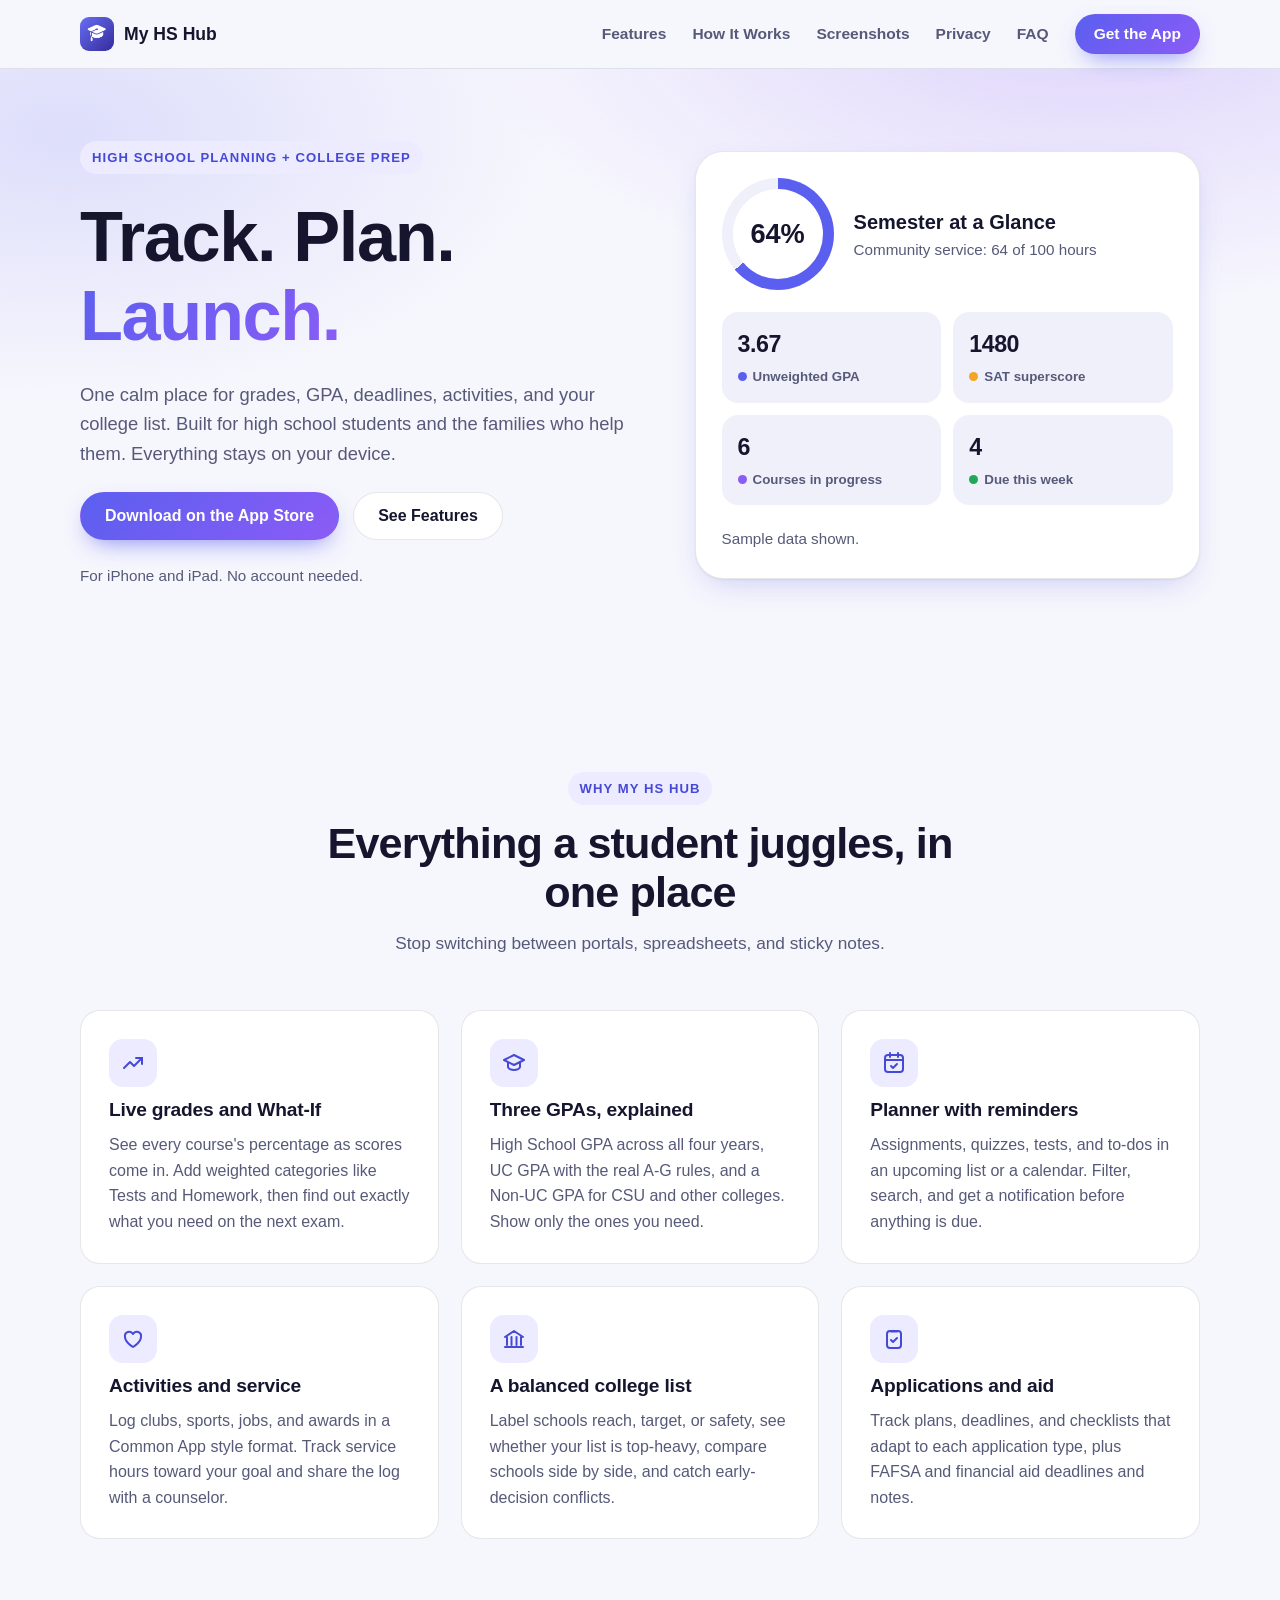
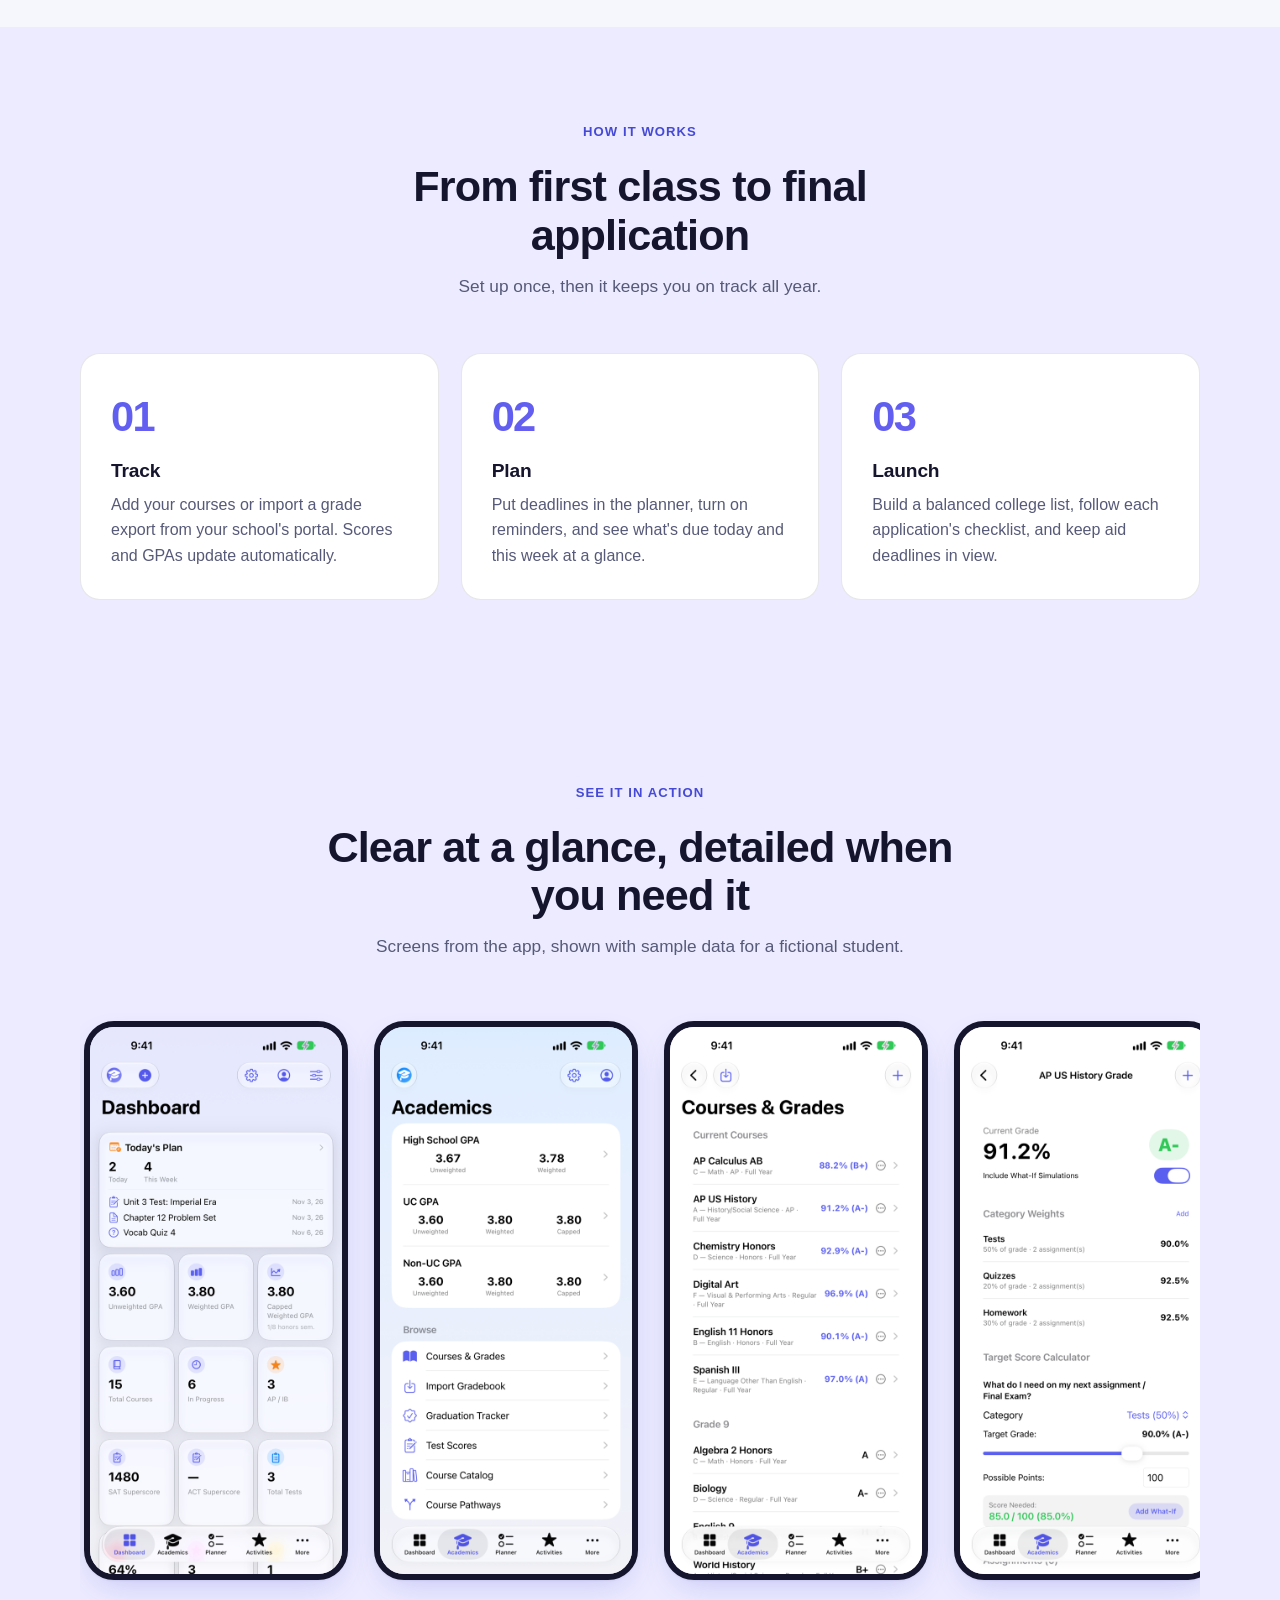
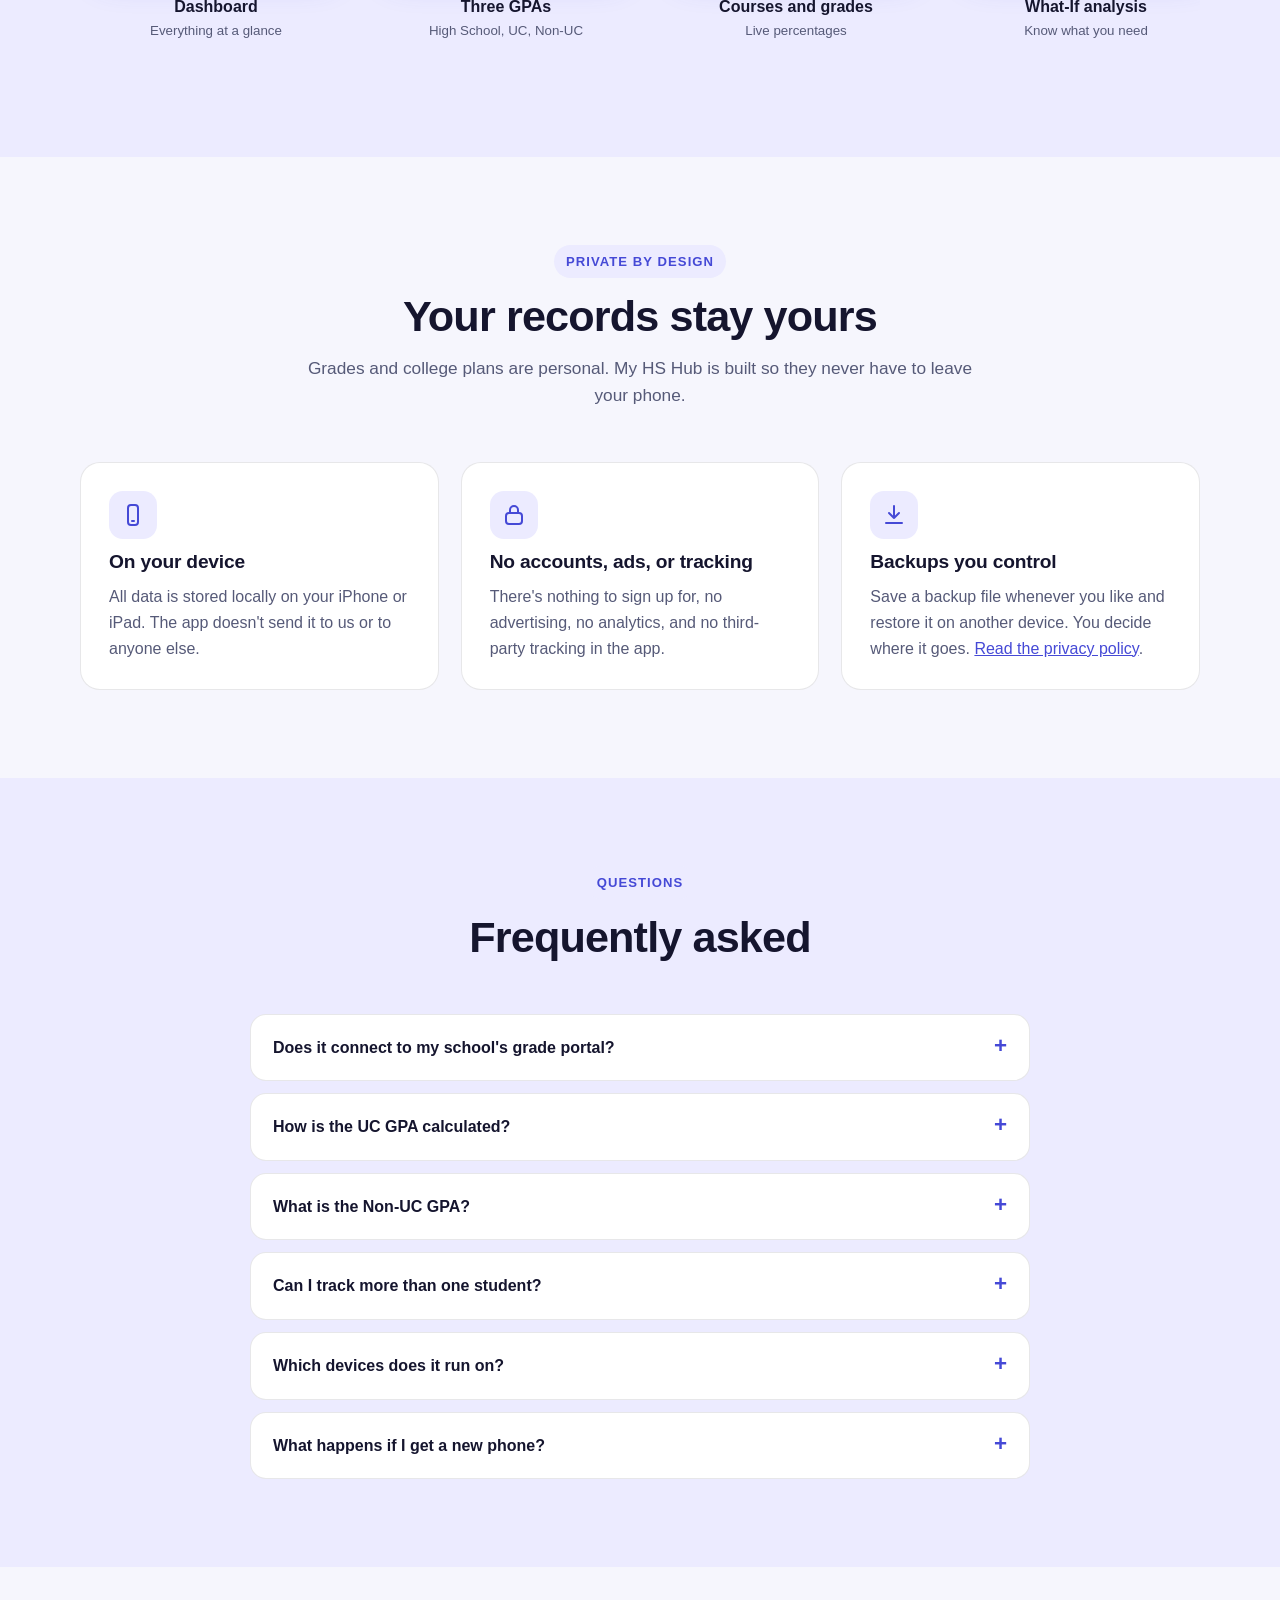
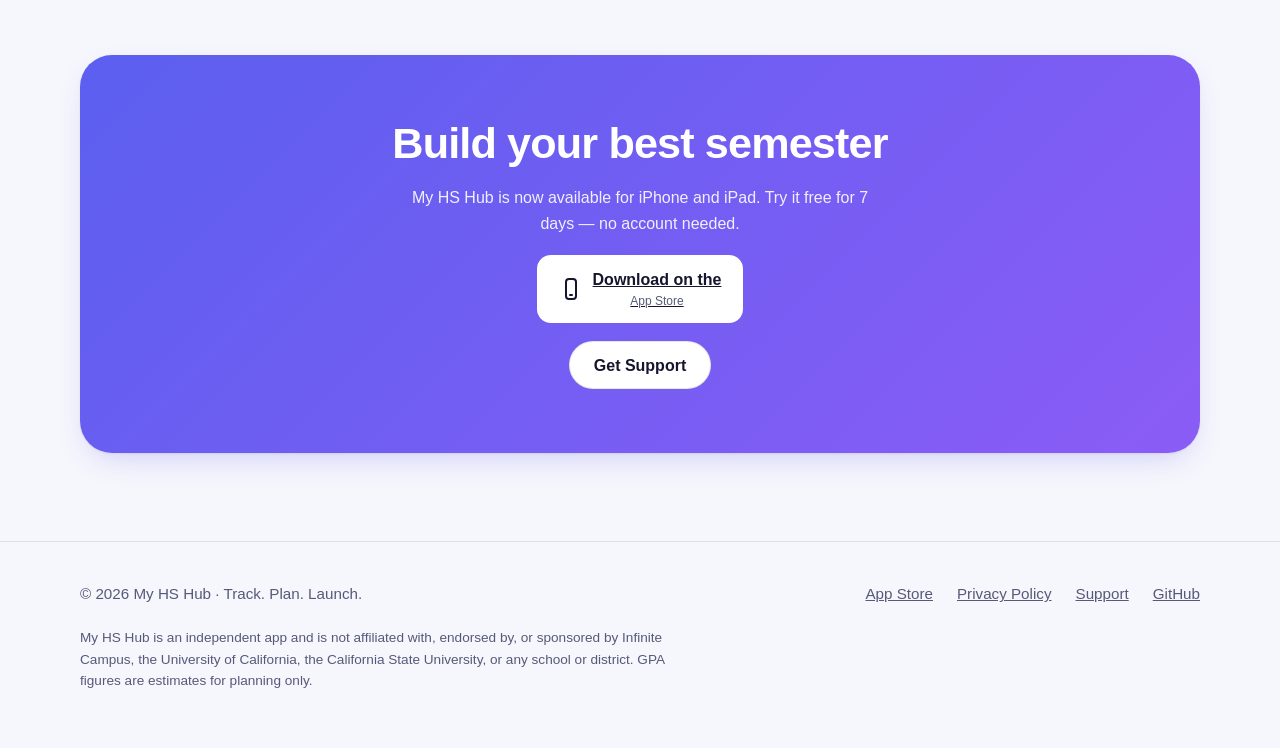
<file: docs/index.html>
<!doctype html>
<html lang="en">
<head>
  <meta charset="utf-8">
  <meta name="viewport" content="width=device-width, initial-scale=1">
  <title>My HS Hub: Grades, GPA, Planner and College Prep for High School</title>
  <meta name="description" content="My HS Hub keeps high school students organized: live grades, UC and non-UC GPA, a planner with reminders, activities, service hours, and a balanced college list. Private and on-device.">
  <meta name="theme-color" content="#5b5fef">
  <meta name="apple-itunes-app" content="app-id=6830529088">
  <meta property="og:title" content="My HS Hub: Track. Plan. Launch.">
  <meta property="og:description" content="Grades, GPA, planner, activities, and college prep in one private app for high school students.">
  <meta property="og:type" content="website">
  <meta property="og:image" content="https://jpad5.github.io/myhshub/assets/img/icon-512.png">
  <link rel="icon" type="image/png" href="assets/img/favicon.png">
  <link rel="apple-touch-icon" href="assets/img/apple-touch-icon.png">
  <link rel="stylesheet" href="assets/css/style.css">
  <style>
    .i { width: 24px; height: 24px; fill: none; stroke: currentColor; stroke-width: 2; stroke-linecap: round; stroke-linejoin: round; }
    .icon { color: var(--primary-strong); }
  </style>
</head>
<body id="top">
  <a class="skip-link" href="#main">Skip to content</a>

  <svg width="0" height="0" style="position:absolute" aria-hidden="true" focusable="false">
    <defs>
      <symbol id="i-chart" viewBox="0 0 24 24"><polyline points="3 17 9 11 13 15 21 7"/><polyline points="15 7 21 7 21 13"/></symbol>
      <symbol id="i-cap" viewBox="0 0 24 24"><path d="M2 9l10-5 10 5-10 5z"/><path d="M6 11.5V16c0 1.5 3 3 6 3s6-1.5 6-3v-4.5"/></symbol>
      <symbol id="i-cal" viewBox="0 0 24 24"><rect x="3" y="4" width="18" height="17" rx="3"/><path d="M3 9h18M8 2v4M16 2v4M9 15l2 2 4-4"/></symbol>
      <symbol id="i-heart" viewBox="0 0 24 24"><path d="M12 20s-8-4.6-8-10.2A4.3 4.3 0 0 1 12 7a4.3 4.3 0 0 1 8 2.8C20 15.4 12 20 12 20z"/></symbol>
      <symbol id="i-bank" viewBox="0 0 24 24"><path d="M3 10l9-6 9 6M5 10v8M9.5 10v8M14.5 10v8M19 10v8M3 20h18"/></symbol>
      <symbol id="i-clip" viewBox="0 0 24 24"><rect x="5" y="4" width="14" height="17" rx="3"/><path d="M9 4.5h6M9 13l2 2 4-4"/></symbol>
      <symbol id="i-lock" viewBox="0 0 24 24"><rect x="4" y="10" width="16" height="11" rx="3"/><path d="M8 10V7a4 4 0 0 1 8 0v3"/></symbol>
      <symbol id="i-phone" viewBox="0 0 24 24"><rect x="7" y="2" width="10" height="20" rx="3"/><path d="M11 18h2"/></symbol>
      <symbol id="i-save" viewBox="0 0 24 24"><path d="M12 3v12M7 10l5 5 5-5M4 20h16"/></symbol>
    </defs>
  </svg>

  <header class="site-header">
    <div class="container nav">
      <a class="brand" href="#top"><img src="assets/img/icon-512.png" alt="" width="34" height="34"> My HS Hub</a>
      <nav class="nav-links" aria-label="Primary">
        <a href="#features">Features</a>
        <a href="#how">How It Works</a>
        <a href="#screens">Screenshots</a>
        <a href="#privacy">Privacy</a>
        <a href="#faq">FAQ</a>
        <a class="btn btn-primary btn-sm" href="https://apps.apple.com/us/app/myhighschoolhub/id6830529088" target="_blank" rel="noopener">Get the App</a>
      </nav>
      <details class="menu">
        <summary>Menu</summary>
        <div class="menu-panel">
          <a href="#features">Features</a>
          <a href="#how">How It Works</a>
          <a href="#screens">Screenshots</a>
          <a href="#privacy">Privacy</a>
          <a href="#faq">FAQ</a>
          <a href="https://apps.apple.com/us/app/myhighschoolhub/id6830529088" target="_blank" rel="noopener">Get the App</a>
        </div>
      </details>
    </div>
  </header>

  <main id="main">
    <section class="hero">
      <div class="container hero-grid">
        <div class="hero-copy">
          <span class="eyebrow">High school planning + college prep</span>
          <h1>Track. Plan.<br><span class="gradient-text">Launch.</span></h1>
          <p class="lede">One calm place for grades, GPA, deadlines, activities, and your college list. Built for high school students and the families who help them. Everything stays on your device.</p>
          <div class="cta-row">
            <a class="btn btn-primary" href="https://apps.apple.com/us/app/myhighschoolhub/id6830529088" target="_blank" rel="noopener">Download on the App Store</a>
            <a class="btn btn-ghost" href="#features">See Features</a>
          </div>
          <p class="hero-note">For iPhone and iPad. No account needed.</p>
        </div>

        <aside class="glance" aria-label="Example of the dashboard, using sample data">
          <div class="glance-top">
            <div class="ring" style="--p:64" role="img" aria-label="64 percent of the service hour goal"><span>64%</span></div>
            <div>
              <div class="glance-title">Semester at a Glance</div>
              <div class="glance-sub">Community service: 64 of 100 hours</div>
            </div>
          </div>
          <div class="tiles">
            <div class="tile"><b>3.67</b><small><span class="dot" style="background:var(--primary)"></span>Unweighted GPA</small></div>
            <div class="tile"><b>1480</b><small><span class="dot" style="background:var(--accent)"></span>SAT superscore</small></div>
            <div class="tile"><b>6</b><small><span class="dot" style="background:var(--violet)"></span>Courses in progress</small></div>
            <div class="tile"><b>4</b><small><span class="dot" style="background:var(--good)"></span>Due this week</small></div>
          </div>
          <p class="glance-sub">Sample data shown.</p>
        </aside>
      </div>
    </section>

    <section id="features">
      <div class="container">
        <div class="section-head">
          <span class="eyebrow">Why My HS Hub</span>
          <h2>Everything a student juggles, in one place</h2>
          <p>Stop switching between portals, spreadsheets, and sticky notes.</p>
        </div>
        <div class="grid-3">
          <article class="card">
            <div class="icon"><svg class="i" aria-hidden="true"><use href="#i-chart"/></svg></div>
            <h3>Live grades and What-If</h3>
            <p>See every course's percentage as scores come in. Add weighted categories like Tests and Homework, then find out exactly what you need on the next exam.</p>
          </article>
          <article class="card">
            <div class="icon"><svg class="i" aria-hidden="true"><use href="#i-cap"/></svg></div>
            <h3>Three GPAs, explained</h3>
            <p>High School GPA across all four years, UC GPA with the real A-G rules, and a Non-UC GPA for CSU and other colleges. Show only the ones you need.</p>
          </article>
          <article class="card">
            <div class="icon"><svg class="i" aria-hidden="true"><use href="#i-cal"/></svg></div>
            <h3>Planner with reminders</h3>
            <p>Assignments, quizzes, tests, and to-dos in an upcoming list or a calendar. Filter, search, and get a notification before anything is due.</p>
          </article>
          <article class="card">
            <div class="icon"><svg class="i" aria-hidden="true"><use href="#i-heart"/></svg></div>
            <h3>Activities and service</h3>
            <p>Log clubs, sports, jobs, and awards in a Common App style format. Track service hours toward your goal and share the log with a counselor.</p>
          </article>
          <article class="card">
            <div class="icon"><svg class="i" aria-hidden="true"><use href="#i-bank"/></svg></div>
            <h3>A balanced college list</h3>
            <p>Label schools reach, target, or safety, see whether your list is top-heavy, compare schools side by side, and catch early-decision conflicts.</p>
          </article>
          <article class="card">
            <div class="icon"><svg class="i" aria-hidden="true"><use href="#i-clip"/></svg></div>
            <h3>Applications and aid</h3>
            <p>Track plans, deadlines, and checklists that adapt to each application type, plus FAFSA and financial aid deadlines and notes.</p>
          </article>
        </div>
      </div>
    </section>

    <section id="how" style="background:var(--bg-tint)">
      <div class="container">
        <div class="section-head">
          <span class="eyebrow">How it works</span>
          <h2>From first class to final application</h2>
          <p>Set up once, then it keeps you on track all year.</p>
        </div>
        <div class="steps">
          <div class="step"><span class="num">01</span><h3>Track</h3><p>Add your courses or import a grade export from your school's portal. Scores and GPAs update automatically.</p></div>
          <div class="step"><span class="num">02</span><h3>Plan</h3><p>Put deadlines in the planner, turn on reminders, and see what's due today and this week at a glance.</p></div>
          <div class="step"><span class="num">03</span><h3>Launch</h3><p>Build a balanced college list, follow each application's checklist, and keep aid deadlines in view.</p></div>
        </div>
      </div>
    </section>

    <section id="screens" class="shots-wrap">
      <div class="container">
        <div class="section-head">
          <span class="eyebrow">See it in action</span>
          <h2>Clear at a glance, detailed when you need it</h2>
          <p>Screens from the app, shown with sample data for a fictional student.</p>
        </div>
      </div>
      <div class="container">
        <div class="shots" tabindex="0" role="region" aria-label="App screenshots, scroll sideways">
          <figure class="shot"><img src="assets/img/01-dashboard.png" width="600" height="1303" alt="Dashboard with Today's Plan, GPA tiles, and course statistics" loading="lazy"><figcaption>Dashboard<small>Everything at a glance</small></figcaption></figure>
          <figure class="shot"><img src="assets/img/02-gpa.png" width="600" height="1303" alt="Academics screen showing High School, UC, and Non-UC GPA cards" loading="lazy"><figcaption>Three GPAs<small>High School, UC, Non-UC</small></figcaption></figure>
          <figure class="shot"><img src="assets/img/03-courses.png" width="600" height="1303" alt="List of current courses with live grade percentages" loading="lazy"><figcaption>Courses and grades<small>Live percentages</small></figcaption></figure>
          <figure class="shot"><img src="assets/img/04-course-detail.png" width="600" height="1303" alt="Course grade with category weights and a target score calculator" loading="lazy"><figcaption>What-If analysis<small>Know what you need</small></figcaption></figure>
          <figure class="shot"><img src="assets/img/05-planner.png" width="600" height="1303" alt="Planner with filter chips and items due today and this week" loading="lazy"><figcaption>Planner<small>Filters and reminders</small></figcaption></figure>
          <figure class="shot"><img src="assets/img/06-service.png" width="600" height="1303" alt="Community service log with a progress ring toward the hours goal" loading="lazy"><figcaption>Service hours<small>Progress toward your goal</small></figcaption></figure>
        </div>
      </div>
    </section>

    <section id="privacy">
      <div class="container">
        <div class="section-head">
          <span class="eyebrow">Private by design</span>
          <h2>Your records stay yours</h2>
          <p>Grades and college plans are personal. My HS Hub is built so they never have to leave your phone.</p>
        </div>
        <div class="private-grid">
          <article class="card">
            <div class="icon"><svg class="i" aria-hidden="true"><use href="#i-phone"/></svg></div>
            <h3>On your device</h3>
            <p>All data is stored locally on your iPhone or iPad. The app doesn't send it to us or to anyone else.</p>
          </article>
          <article class="card">
            <div class="icon"><svg class="i" aria-hidden="true"><use href="#i-lock"/></svg></div>
            <h3>No accounts, ads, or tracking</h3>
            <p>There's nothing to sign up for, no advertising, no analytics, and no third-party tracking in the app.</p>
          </article>
          <article class="card">
            <div class="icon"><svg class="i" aria-hidden="true"><use href="#i-save"/></svg></div>
            <h3>Backups you control</h3>
            <p>Save a backup file whenever you like and restore it on another device. You decide where it goes. <a href="privacy.html">Read the privacy policy</a>.</p>
          </article>
        </div>
      </div>
    </section>

    <section id="faq" style="background:var(--bg-tint)">
      <div class="container">
        <div class="section-head">
          <span class="eyebrow">Questions</span>
          <h2>Frequently asked</h2>
        </div>
        <div class="faq">
          <details>
            <summary>Does it connect to my school's grade portal?</summary>
            <p>No. You export your grades from your school's portal yourself (most offer a CSV export) and import the file. Your portal login never touches the app. My HS Hub is independent and is not affiliated with Infinite Campus or any school or district.</p>
          </details>
          <details>
            <summary>How is the UC GPA calculated?</summary>
            <p>It follows the University of California's published method: A-G courses from the summer after 9th grade through the summer after 11th grade, plus/minus ignored, and honors points capped at 8 semesters. Treat the numbers as estimates and always confirm with your counselor and the colleges you apply to.</p>
          </details>
          <details>
            <summary>What is the Non-UC GPA?</summary>
            <p>It uses the same grades and course window with the broader honors-course eligibility that CSU and many other colleges apply, so you can compare it with your UC number.</p>
          </details>
          <details>
            <summary>Can I track more than one student?</summary>
            <p>Yes. Each student gets a separate profile with their own courses, activities, and college plans, and you can switch between profiles at any time.</p>
          </details>
          <details>
            <summary>Which devices does it run on?</summary>
            <p>iPhone and iPad.</p>
          </details>
          <details>
            <summary>What happens if I get a new phone?</summary>
            <p>Save a backup file from Settings, move it to your new device with AirDrop or Files, and restore it from Settings. Your data comes with you.</p>
          </details>
        </div>
      </div>
    </section>

    <section id="download" class="cta-band" style="padding-top:88px">
      <div class="container">
        <div class="cta-inner">
          <h2>Build your best semester</h2>
          <p>My HS Hub is now available for iPhone and iPad. Try it free for 7 days — no account needed.</p>
          <a class="badge-soon" href="https://apps.apple.com/us/app/myhighschoolhub/id6830529088" target="_blank" rel="noopener"><svg class="i" width="22" height="22" aria-hidden="true"><use href="#i-phone"/></svg><span>Download on the<small>App Store</small></span></a>
          <a class="btn btn-ghost" href="support.html">Get Support</a>
        </div>
      </div>
    </section>
  </main>

  <footer class="site-footer">
    <div class="container">
      <div class="footer-row">
        <span>&copy; 2026 My HS Hub &middot; Track. Plan. Launch.</span>
        <nav class="footer-links" aria-label="Footer">
          <a href="https://apps.apple.com/us/app/myhighschoolhub/id6830529088" target="_blank" rel="noopener">App Store</a>
          <a href="privacy.html">Privacy Policy</a>
          <a href="support.html">Support</a>
          <a href="https://github.com/jpad5/myhshub">GitHub</a>
        </nav>
      </div>
      <p class="fine">My HS Hub is an independent app and is not affiliated with, endorsed by, or sponsored by Infinite Campus, the University of California, the California State University, or any school or district. GPA figures are estimates for planning only.</p>
    </div>
  </footer>
</body>
</html>
</file>
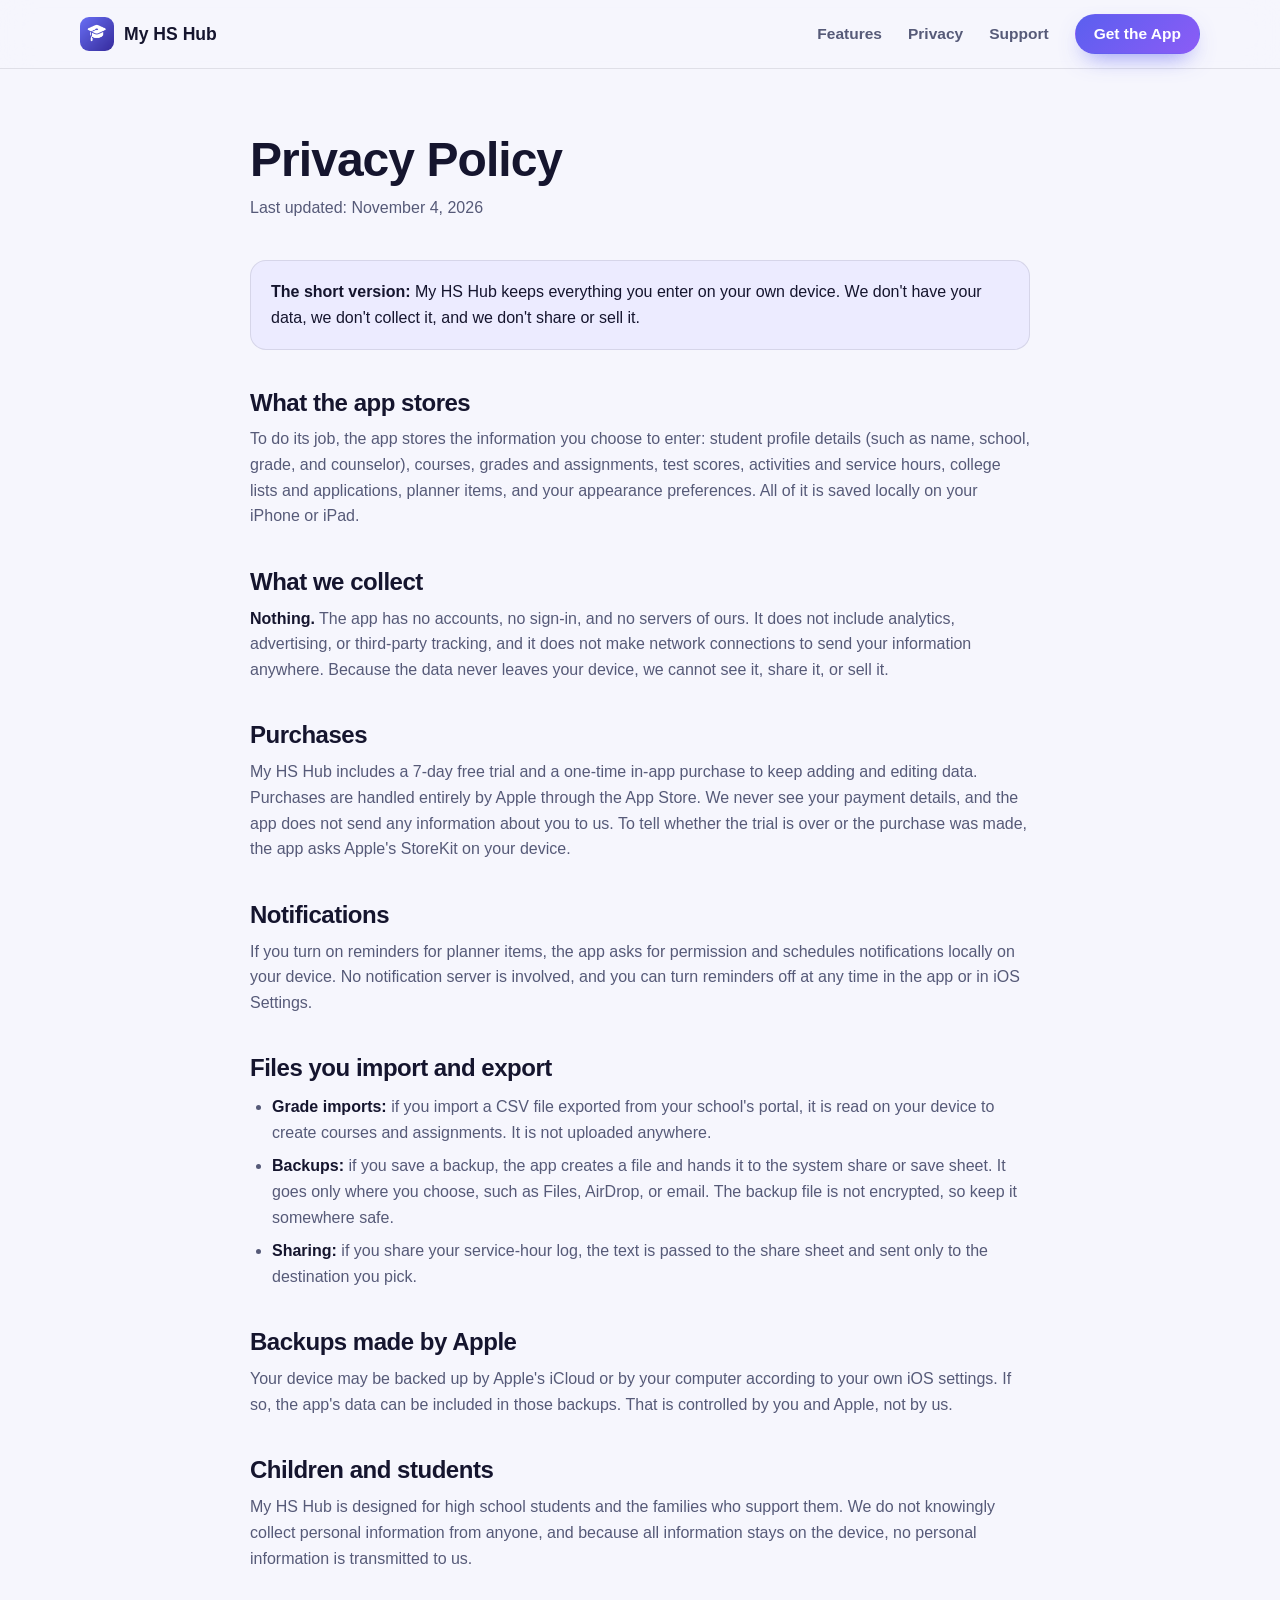
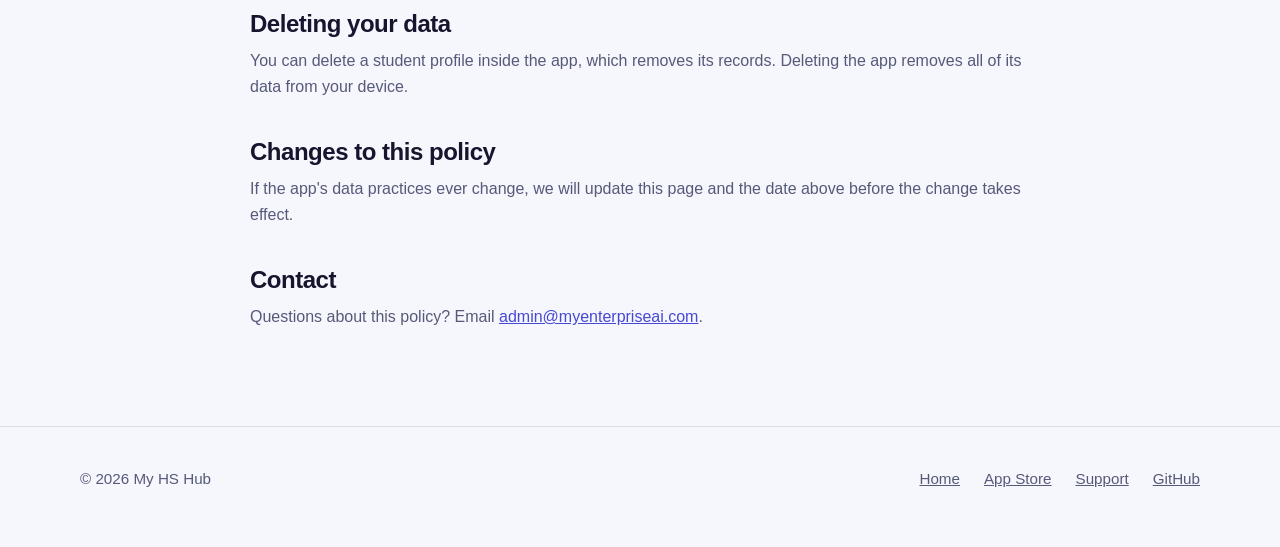
<file: docs/privacy.html>
<!doctype html>
<html lang="en">
<head>
  <meta charset="utf-8">
  <meta name="viewport" content="width=device-width, initial-scale=1">
  <title>Privacy Policy | My HS Hub</title>
  <meta name="description" content="My HS Hub stores your data only on your device. We do not collect, share, or sell personal information.">
  <meta name="theme-color" content="#5b5fef">
  <meta name="apple-itunes-app" content="app-id=6830529088">
  <link rel="icon" type="image/png" href="assets/img/favicon.png">
  <link rel="apple-touch-icon" href="assets/img/apple-touch-icon.png">
  <link rel="stylesheet" href="assets/css/style.css">
</head>
<body>
  <a class="skip-link" href="#main">Skip to content</a>
  <header class="site-header">
    <div class="container nav">
      <a class="brand" href="index.html"><img src="assets/img/icon-512.png" alt="" width="34" height="34"> My HS Hub</a>
      <nav class="nav-links" aria-label="Primary">
        <a href="index.html#features">Features</a>
        <a href="index.html#privacy">Privacy</a>
        <a href="support.html">Support</a>
        <a class="btn btn-primary btn-sm" href="https://apps.apple.com/us/app/myhighschoolhub/id6830529088" target="_blank" rel="noopener">Get the App</a>
      </nav>
      <details class="menu">
        <summary>Menu</summary>
        <div class="menu-panel">
          <a href="index.html">Home</a>
          <a href="index.html#features">Features</a>
          <a href="support.html">Support</a>
          <a href="https://apps.apple.com/us/app/myhighschoolhub/id6830529088" target="_blank" rel="noopener">Get the App</a>
        </div>
      </details>
    </div>
  </header>

  <main id="main" class="doc">
    <div class="container">
      <h1>Privacy Policy</h1>
      <p class="meta">Last updated: November 4, 2026</p>

      <div class="callout"><strong>The short version:</strong> My HS Hub keeps everything you enter on your own device. We don't have your data, we don't collect it, and we don't share or sell it.</div>

      <h2>What the app stores</h2>
      <p>To do its job, the app stores the information you choose to enter: student profile details (such as name, school, grade, and counselor), courses, grades and assignments, test scores, activities and service hours, college lists and applications, planner items, and your appearance preferences. All of it is saved locally on your iPhone or iPad.</p>

      <h2>What we collect</h2>
      <p><strong>Nothing.</strong> The app has no accounts, no sign-in, and no servers of ours. It does not include analytics, advertising, or third-party tracking, and it does not make network connections to send your information anywhere. Because the data never leaves your device, we cannot see it, share it, or sell it.</p>

      <h2>Purchases</h2>
      <p>My HS Hub includes a 7-day free trial and a one-time in-app purchase to keep adding and editing data. Purchases are handled entirely by Apple through the App Store. We never see your payment details, and the app does not send any information about you to us. To tell whether the trial is over or the purchase was made, the app asks Apple's StoreKit on your device.</p>

      <h2>Notifications</h2>
      <p>If you turn on reminders for planner items, the app asks for permission and schedules notifications locally on your device. No notification server is involved, and you can turn reminders off at any time in the app or in iOS Settings.</p>

      <h2>Files you import and export</h2>
      <ul>
        <li><strong>Grade imports:</strong> if you import a CSV file exported from your school's portal, it is read on your device to create courses and assignments. It is not uploaded anywhere.</li>
        <li><strong>Backups:</strong> if you save a backup, the app creates a file and hands it to the system share or save sheet. It goes only where you choose, such as Files, AirDrop, or email. The backup file is not encrypted, so keep it somewhere safe.</li>
        <li><strong>Sharing:</strong> if you share your service-hour log, the text is passed to the share sheet and sent only to the destination you pick.</li>
      </ul>

      <h2>Backups made by Apple</h2>
      <p>Your device may be backed up by Apple's iCloud or by your computer according to your own iOS settings. If so, the app's data can be included in those backups. That is controlled by you and Apple, not by us.</p>

      <h2>Children and students</h2>
      <p>My HS Hub is designed for high school students and the families who support them. We do not knowingly collect personal information from anyone, and because all information stays on the device, no personal information is transmitted to us.</p>

      <h2>Deleting your data</h2>
      <p>You can delete a student profile inside the app, which removes its records. Deleting the app removes all of its data from your device.</p>

      <h2>Changes to this policy</h2>
      <p>If the app's data practices ever change, we will update this page and the date above before the change takes effect.</p>

      <h2>Contact</h2>
      <p>Questions about this policy? Email <a href="mailto:admin@myenterpriseai.com?subject=My%20HS%20Hub%20privacy%20question">admin@myenterpriseai.com</a>.</p>
    </div>
  </main>

  <footer class="site-footer">
    <div class="container">
      <div class="footer-row">
        <span>&copy; 2026 My HS Hub</span>
        <nav class="footer-links" aria-label="Footer">
          <a href="index.html">Home</a>
          <a href="https://apps.apple.com/us/app/myhighschoolhub/id6830529088" target="_blank" rel="noopener">App Store</a>
          <a href="support.html">Support</a>
          <a href="https://github.com/jpad5/myhshub">GitHub</a>
        </nav>
      </div>
    </div>
  </footer>
</body>
</html>
</file>
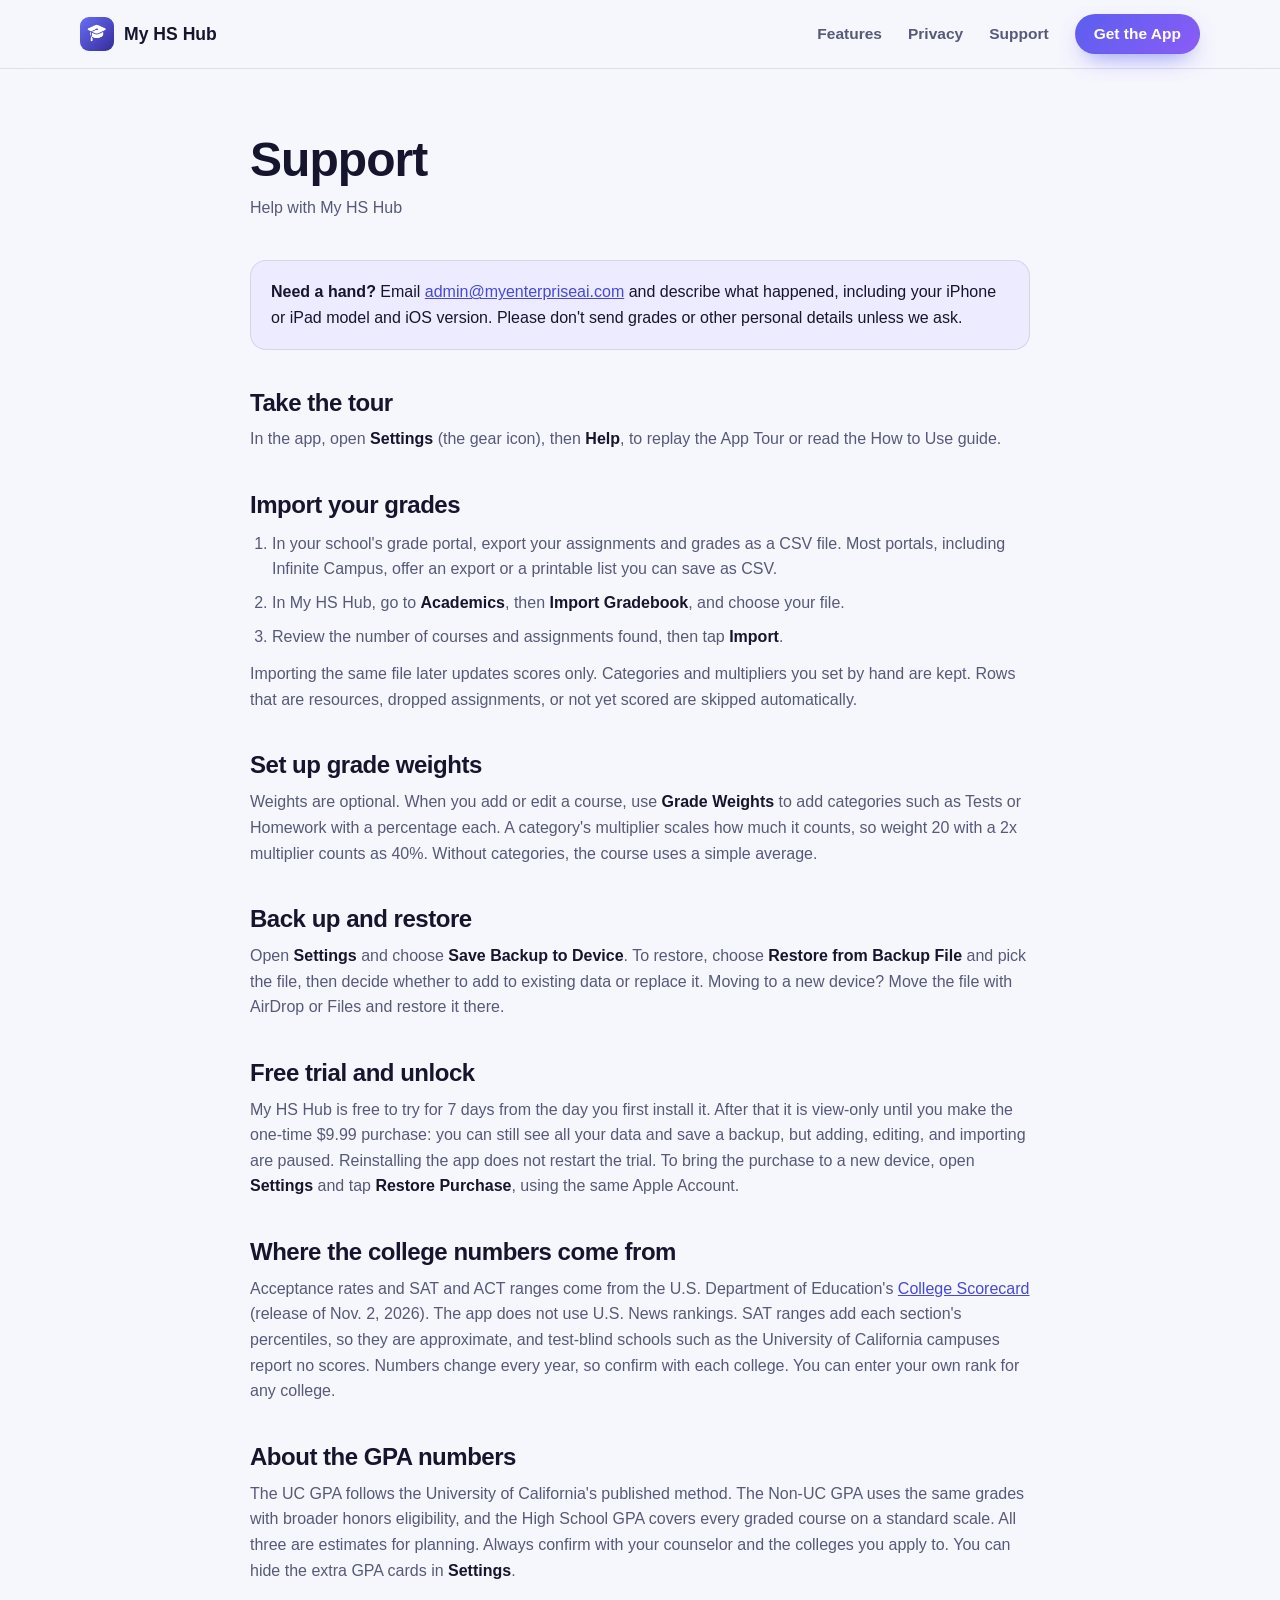
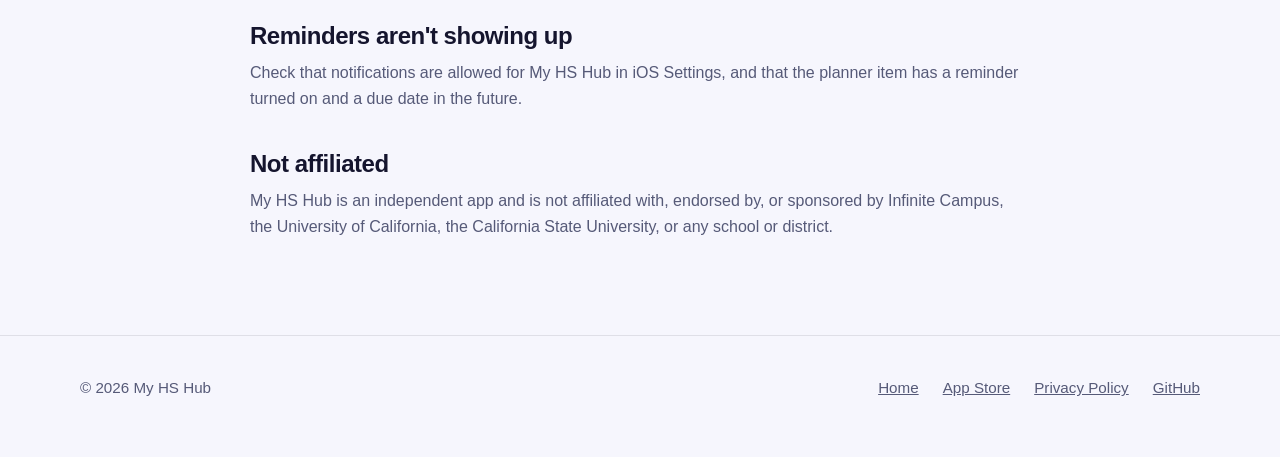
<file: docs/support.html>
<!doctype html>
<html lang="en">
<head>
  <meta charset="utf-8">
  <meta name="viewport" content="width=device-width, initial-scale=1">
  <title>Support | My HS Hub</title>
  <meta name="description" content="Help for My HS Hub: importing grades, backups, GPA questions, and how to contact us.">
  <meta name="theme-color" content="#5b5fef">
  <meta name="apple-itunes-app" content="app-id=6830529088">
  <link rel="icon" type="image/png" href="assets/img/favicon.png">
  <link rel="apple-touch-icon" href="assets/img/apple-touch-icon.png">
  <link rel="stylesheet" href="assets/css/style.css">
</head>
<body>
  <a class="skip-link" href="#main">Skip to content</a>
  <header class="site-header">
    <div class="container nav">
      <a class="brand" href="index.html"><img src="assets/img/icon-512.png" alt="" width="34" height="34"> My HS Hub</a>
      <nav class="nav-links" aria-label="Primary">
        <a href="index.html#features">Features</a>
        <a href="privacy.html">Privacy</a>
        <a href="support.html">Support</a>
        <a class="btn btn-primary btn-sm" href="https://apps.apple.com/us/app/myhighschoolhub/id6830529088" target="_blank" rel="noopener">Get the App</a>
      </nav>
      <details class="menu">
        <summary>Menu</summary>
        <div class="menu-panel">
          <a href="index.html">Home</a>
          <a href="index.html#features">Features</a>
          <a href="privacy.html">Privacy</a>
          <a href="https://apps.apple.com/us/app/myhighschoolhub/id6830529088" target="_blank" rel="noopener">Get the App</a>
        </div>
      </details>
    </div>
  </header>

  <main id="main" class="doc">
    <div class="container">
      <h1>Support</h1>
      <p class="meta">Help with My HS Hub</p>

      <div class="callout"><strong>Need a hand?</strong> Email <a href="mailto:admin@myenterpriseai.com?subject=My%20HS%20Hub%20support">admin@myenterpriseai.com</a> and describe what happened, including your iPhone or iPad model and iOS version. Please don't send grades or other personal details unless we ask.</div>

      <h2>Take the tour</h2>
      <p>In the app, open <strong>Settings</strong> (the gear icon), then <strong>Help</strong>, to replay the App Tour or read the How to Use guide.</p>

      <h2>Import your grades</h2>
      <ol>
        <li>In your school's grade portal, export your assignments and grades as a CSV file. Most portals, including Infinite Campus, offer an export or a printable list you can save as CSV.</li>
        <li>In My HS Hub, go to <strong>Academics</strong>, then <strong>Import Gradebook</strong>, and choose your file.</li>
        <li>Review the number of courses and assignments found, then tap <strong>Import</strong>.</li>
      </ol>
      <p>Importing the same file later updates scores only. Categories and multipliers you set by hand are kept. Rows that are resources, dropped assignments, or not yet scored are skipped automatically.</p>

      <h2>Set up grade weights</h2>
      <p>Weights are optional. When you add or edit a course, use <strong>Grade Weights</strong> to add categories such as Tests or Homework with a percentage each. A category's multiplier scales how much it counts, so weight 20 with a 2x multiplier counts as 40%. Without categories, the course uses a simple average.</p>

      <h2>Back up and restore</h2>
      <p>Open <strong>Settings</strong> and choose <strong>Save Backup to Device</strong>. To restore, choose <strong>Restore from Backup File</strong> and pick the file, then decide whether to add to existing data or replace it. Moving to a new device? Move the file with AirDrop or Files and restore it there.</p>

      <h2>Free trial and unlock</h2>
      <p>My HS Hub is free to try for 7 days from the day you first install it. After that it is view-only until you make the one-time $9.99 purchase: you can still see all your data and save a backup, but adding, editing, and importing are paused. Reinstalling the app does not restart the trial. To bring the purchase to a new device, open <strong>Settings</strong> and tap <strong>Restore Purchase</strong>, using the same Apple Account.</p>

      <h2>Where the college numbers come from</h2>
      <p>Acceptance rates and SAT and ACT ranges come from the U.S. Department of Education's <a href="https://collegescorecard.ed.gov">College Scorecard</a> (release of Nov. 2, 2026). The app does not use U.S. News rankings. SAT ranges add each section's percentiles, so they are approximate, and test-blind schools such as the University of California campuses report no scores. Numbers change every year, so confirm with each college. You can enter your own rank for any college.</p>

      <h2>About the GPA numbers</h2>
      <p>The UC GPA follows the University of California's published method. The Non-UC GPA uses the same grades with broader honors eligibility, and the High School GPA covers every graded course on a standard scale. All three are estimates for planning. Always confirm with your counselor and the colleges you apply to. You can hide the extra GPA cards in <strong>Settings</strong>.</p>

      <h2>Reminders aren't showing up</h2>
      <p>Check that notifications are allowed for My HS Hub in iOS Settings, and that the planner item has a reminder turned on and a due date in the future.</p>

      <h2>Not affiliated</h2>
      <p>My HS Hub is an independent app and is not affiliated with, endorsed by, or sponsored by Infinite Campus, the University of California, the California State University, or any school or district.</p>
    </div>
  </main>

  <footer class="site-footer">
    <div class="container">
      <div class="footer-row">
        <span>&copy; 2026 My HS Hub</span>
        <nav class="footer-links" aria-label="Footer">
          <a href="index.html">Home</a>
          <a href="https://apps.apple.com/us/app/myhighschoolhub/id6830529088" target="_blank" rel="noopener">App Store</a>
          <a href="privacy.html">Privacy Policy</a>
          <a href="https://github.com/jpad5/myhshub">GitHub</a>
        </nav>
      </div>
    </div>
  </footer>
</body>
</html>
</file>
<file: docs/assets/css/style.css>
/* My HS Hub marketing site. No external fonts, scripts, or trackers. */

:root {
  --bg: #f6f6fd;
  --bg-tint: #ecebff;
  --surface: #ffffff;
  --surface-2: #f0f0fb;
  --text: #15152e;
  --muted: #565a78;
  --border: rgba(21, 21, 46, 0.1);
  --primary: #5b5fef;
  --primary-strong: #4549d6;
  --violet: #8b5cf6;
  --accent: #f5a524;
  --good: #1fa85a;
  --on-primary: #ffffff;
  --shadow: 0 1px 2px rgba(21, 21, 46, 0.06), 0 12px 32px -12px rgba(69, 73, 214, 0.28);
  --radius: 20px;
  --grad: linear-gradient(135deg, var(--primary), var(--violet));
  --font: -apple-system, BlinkMacSystemFont, "SF Pro Display", "Segoe UI", Roboto, Helvetica, Arial, sans-serif;
  color-scheme: light dark;
}

@media (prefers-color-scheme: dark) {
  :root {
    --bg: #0d0e1f;
    --bg-tint: #17183a;
    --surface: #16172e;
    --surface-2: #1e2040;
    --text: #f1f2ff;
    --muted: #a9acce;
    --border: rgba(241, 242, 255, 0.12);
    --primary: #8a8fff;
    --primary-strong: #a3a7ff;
    --violet: #b08cff;
    --accent: #ffb940;
    --good: #4ade80;
    --on-primary: #0d0e1f;
    --shadow: 0 1px 2px rgba(0, 0, 0, 0.4), 0 16px 40px -16px rgba(0, 0, 0, 0.7);
  }
}

* { box-sizing: border-box; }
html { scroll-behavior: smooth; scroll-padding-top: 84px; }
body {
  margin: 0;
  font-family: var(--font);
  background: var(--bg);
  color: var(--text);
  line-height: 1.6;
  -webkit-font-smoothing: antialiased;
}
img { max-width: 100%; height: auto; display: block; }
a { color: var(--primary-strong); }
a:hover { text-decoration-thickness: 2px; }
:focus-visible { outline: 3px solid var(--accent); outline-offset: 3px; border-radius: 6px; }

.skip-link {
  position: absolute; left: 12px; top: -48px; z-index: 100;
  background: var(--text); color: var(--bg); padding: 10px 16px; border-radius: 10px; text-decoration: none;
}
.skip-link:focus { top: 12px; }

.container { width: min(1120px, 100% - 40px); margin-inline: auto; }
section { padding: 88px 0; }
h1, h2, h3 { line-height: 1.12; letter-spacing: -0.02em; margin: 0; }
h1 { font-size: clamp(2.5rem, 6.4vw, 4.4rem); font-weight: 800; }
h2 { font-size: clamp(1.8rem, 4vw, 2.7rem); font-weight: 780; }
h3 { font-size: 1.2rem; font-weight: 700; letter-spacing: -0.01em; }
p { margin: 0; }
.eyebrow {
  display: inline-block; font-size: 0.82rem; font-weight: 700; letter-spacing: 0.08em; text-transform: uppercase;
  color: var(--primary-strong); background: var(--bg-tint); padding: 6px 12px; border-radius: 999px;
}
.lede { color: var(--muted); font-size: 1.15rem; max-width: 56ch; }
.section-head { text-align: center; max-width: 680px; margin: 0 auto 52px; display: grid; gap: 14px; justify-items: center; }
.section-head p { color: var(--muted); font-size: 1.08rem; }
.gradient-text { background: var(--grad); -webkit-background-clip: text; background-clip: text; color: transparent; }

/* Header */
.site-header {
  position: sticky; top: 0; z-index: 50;
  background: color-mix(in srgb, var(--bg) 82%, transparent);
  backdrop-filter: saturate(1.6) blur(16px); -webkit-backdrop-filter: saturate(1.6) blur(16px);
  border-bottom: 1px solid var(--border);
}
.nav { display: flex; align-items: center; justify-content: space-between; height: 68px; gap: 16px; }
.brand { display: flex; align-items: center; gap: 10px; font-weight: 800; font-size: 1.1rem; color: var(--text); text-decoration: none; }
.brand img { width: 34px; height: 34px; border-radius: 9px; }
.nav-links { display: flex; align-items: center; gap: 26px; }
.nav-links a { color: var(--muted); text-decoration: none; font-weight: 600; font-size: 0.97rem; }
.nav-links a:hover { color: var(--text); }
.nav-links a.btn { color: var(--on-primary); }
.menu { display: none; position: relative; }
.menu summary {
  list-style: none; cursor: pointer; font-weight: 700; padding: 8px 14px; border-radius: 999px;
  border: 1px solid var(--border); background: var(--surface);
}
.menu summary::-webkit-details-marker { display: none; }
.menu-panel {
  position: absolute; right: 0; top: 48px; width: 220px; background: var(--surface); border: 1px solid var(--border);
  border-radius: 16px; padding: 10px; box-shadow: var(--shadow); display: grid;
}
.menu-panel a { padding: 12px 14px; border-radius: 10px; color: var(--text); text-decoration: none; font-weight: 600; }
.menu-panel a:hover { background: var(--surface-2); }

/* Buttons */
.btn {
  display: inline-flex; align-items: center; justify-content: center; gap: 8px; min-height: 48px; padding: 0 24px;
  border-radius: 999px; font-weight: 700; font-size: 1rem; text-decoration: none; border: 1.5px solid transparent;
  transition: transform 0.15s ease, box-shadow 0.15s ease, background 0.15s ease;
}
.btn-primary { background: var(--grad); color: var(--on-primary); box-shadow: 0 10px 24px -10px rgba(91, 95, 239, 0.8); }
.btn-primary:hover { transform: translateY(-2px); }
.btn-ghost { color: var(--text); border-color: var(--border); background: var(--surface); }
.btn-ghost:hover { border-color: var(--primary); }
.btn-sm { min-height: 40px; padding: 0 18px; font-size: 0.94rem; }

/* Hero */
.hero { padding: 72px 0 96px; background:
  radial-gradient(900px 420px at 85% -10%, color-mix(in srgb, var(--violet) 22%, transparent), transparent 70%),
  radial-gradient(700px 380px at 5% 10%, color-mix(in srgb, var(--primary) 16%, transparent), transparent 70%); }
.hero-grid { display: grid; grid-template-columns: 1.05fr 0.95fr; gap: 56px; align-items: center; }
.hero-copy { display: grid; gap: 24px; justify-items: start; }
.cta-row { display: flex; flex-wrap: wrap; gap: 14px; }
.hero-note { color: var(--muted); font-size: 0.95rem; }

.glance {
  background: var(--surface); border: 1px solid var(--border); border-radius: 28px; padding: 26px; box-shadow: var(--shadow);
  display: grid; gap: 22px;
}
.glance-top { display: flex; align-items: center; gap: 20px; }
.ring {
  --p: 76; width: 112px; height: 112px; border-radius: 50%; flex: none; display: grid; place-items: center;
  background: conic-gradient(var(--primary) calc(var(--p) * 1%), var(--surface-2) 0);
  position: relative;
}
.ring::before { content: ""; position: absolute; inset: 11px; background: var(--surface); border-radius: 50%; }
.ring span { position: relative; font-size: 1.7rem; font-weight: 800; }
.glance-title { font-weight: 800; font-size: 1.25rem; }
.glance-sub { color: var(--muted); font-size: 0.95rem; }
.tiles { display: grid; grid-template-columns: 1fr 1fr; gap: 12px; }
.tile { background: var(--surface-2); border-radius: 16px; padding: 14px 16px; }
.tile b { display: block; font-size: 1.45rem; letter-spacing: -0.02em; }
.tile small { color: var(--muted); font-weight: 600; }
.tile .dot { display: inline-block; width: 9px; height: 9px; border-radius: 50%; margin-right: 6px; }

/* Cards / features */
.grid-3 { display: grid; grid-template-columns: repeat(3, 1fr); gap: 22px; }
.card {
  background: var(--surface); border: 1px solid var(--border); border-radius: var(--radius); padding: 28px;
  display: grid; gap: 12px; align-content: start; transition: transform 0.2s ease, box-shadow 0.2s ease;
}
.card:hover { transform: translateY(-4px); box-shadow: var(--shadow); }
.card p { color: var(--muted); }
.icon {
  width: 48px; height: 48px; border-radius: 14px; display: grid; place-items: center; font-size: 1.4rem;
  background: var(--bg-tint);
}

/* Steps */
.steps { display: grid; grid-template-columns: repeat(3, 1fr); gap: 22px; counter-reset: step; }
.step { background: var(--surface); border: 1px solid var(--border); border-radius: var(--radius); padding: 30px; display: grid; gap: 10px; }
.step .num { font-size: 2.6rem; font-weight: 850; letter-spacing: -0.04em; background: var(--grad); -webkit-background-clip: text; background-clip: text; color: transparent; }
.step p { color: var(--muted); }

/* Screenshots */
.shots-wrap { background: var(--bg-tint); }
.shots {
  display: flex; gap: 26px; overflow-x: auto; padding: 8px 4px 28px; scroll-snap-type: x mandatory;
}
.shot { flex: 0 0 min(264px, 70vw); scroll-snap-align: center; display: grid; gap: 14px; margin: 0; }
.shot img { border-radius: 30px; border: 6px solid var(--text); box-shadow: var(--shadow); background: var(--surface); }
.shot figcaption { text-align: center; font-weight: 700; }
.shot figcaption small { display: block; color: var(--muted); font-weight: 500; }

/* Privacy */
.private-grid { display: grid; grid-template-columns: repeat(3, 1fr); gap: 22px; }
.check { color: var(--good); font-weight: 800; }

/* FAQ */
.faq { max-width: 780px; margin: 0 auto; display: grid; gap: 12px; }
.faq details { background: var(--surface); border: 1px solid var(--border); border-radius: 16px; padding: 4px 22px; }
.faq summary { cursor: pointer; font-weight: 700; padding: 16px 0; list-style: none; display: flex; justify-content: space-between; gap: 16px; }
.faq summary::-webkit-details-marker { display: none; }
.faq summary::after { content: "+"; font-size: 1.4rem; line-height: 1; color: var(--primary-strong); }
.faq details[open] summary::after { content: "\2212"; }
.faq details p { color: var(--muted); padding: 0 0 18px; }

/* CTA band */
.cta-band { padding: 0 0 88px; }
.cta-inner {
  background: var(--grad); color: var(--on-primary); border-radius: 32px; padding: 64px 28px; text-align: center; display: grid; gap: 18px; justify-items: center;
  box-shadow: var(--shadow);
}
.cta-inner p { color: color-mix(in srgb, var(--on-primary) 90%, transparent); max-width: 52ch; }
.badge-soon {
  display: inline-flex; align-items: center; gap: 10px; background: #fff; color: #15152e; padding: 12px 22px; border-radius: 14px; font-weight: 700;
}
.badge-soon small { display: block; font-weight: 500; color: #565a78; font-size: 0.75rem; }

/* Footer */
.site-footer { border-top: 1px solid var(--border); padding: 40px 0 56px; color: var(--muted); font-size: 0.95rem; }
.footer-row { display: flex; flex-wrap: wrap; gap: 18px 32px; justify-content: space-between; align-items: center; }
.footer-links { display: flex; flex-wrap: wrap; gap: 8px 24px; }
.footer-links a { color: var(--muted); }
.fine { margin-top: 20px; font-size: 0.85rem; max-width: 80ch; }

/* Document pages (privacy, support) */
.doc { padding: 64px 0 96px; }
.doc .container { max-width: 780px; }
.doc h1 { font-size: clamp(2rem, 5vw, 3rem); margin-bottom: 8px; }
.doc .meta { color: var(--muted); margin-bottom: 40px; }
.doc h2 { font-size: 1.5rem; margin: 40px 0 10px; }
.doc p, .doc li { color: var(--muted); }
.doc p + p { margin-top: 12px; }
.doc ul, .doc ol { padding-left: 22px; display: grid; gap: 8px; margin: 12px 0; }
.doc strong { color: var(--text); }
.callout { background: var(--bg-tint); border: 1px solid var(--border); border-radius: 16px; padding: 18px 20px; margin: 20px 0; color: var(--text); }

/* Responsive */
@media (max-width: 920px) {
  section { padding: 64px 0; }
  .hero-grid { grid-template-columns: 1fr; gap: 40px; }
  .grid-3, .steps, .private-grid { grid-template-columns: 1fr; }
}
@media (max-width: 760px) {
  .nav-links { display: none; }
  .menu { display: block; }
}
@media (prefers-reduced-motion: reduce) {
  html { scroll-behavior: auto; }
  * { transition: none !important; }
}
</file>
